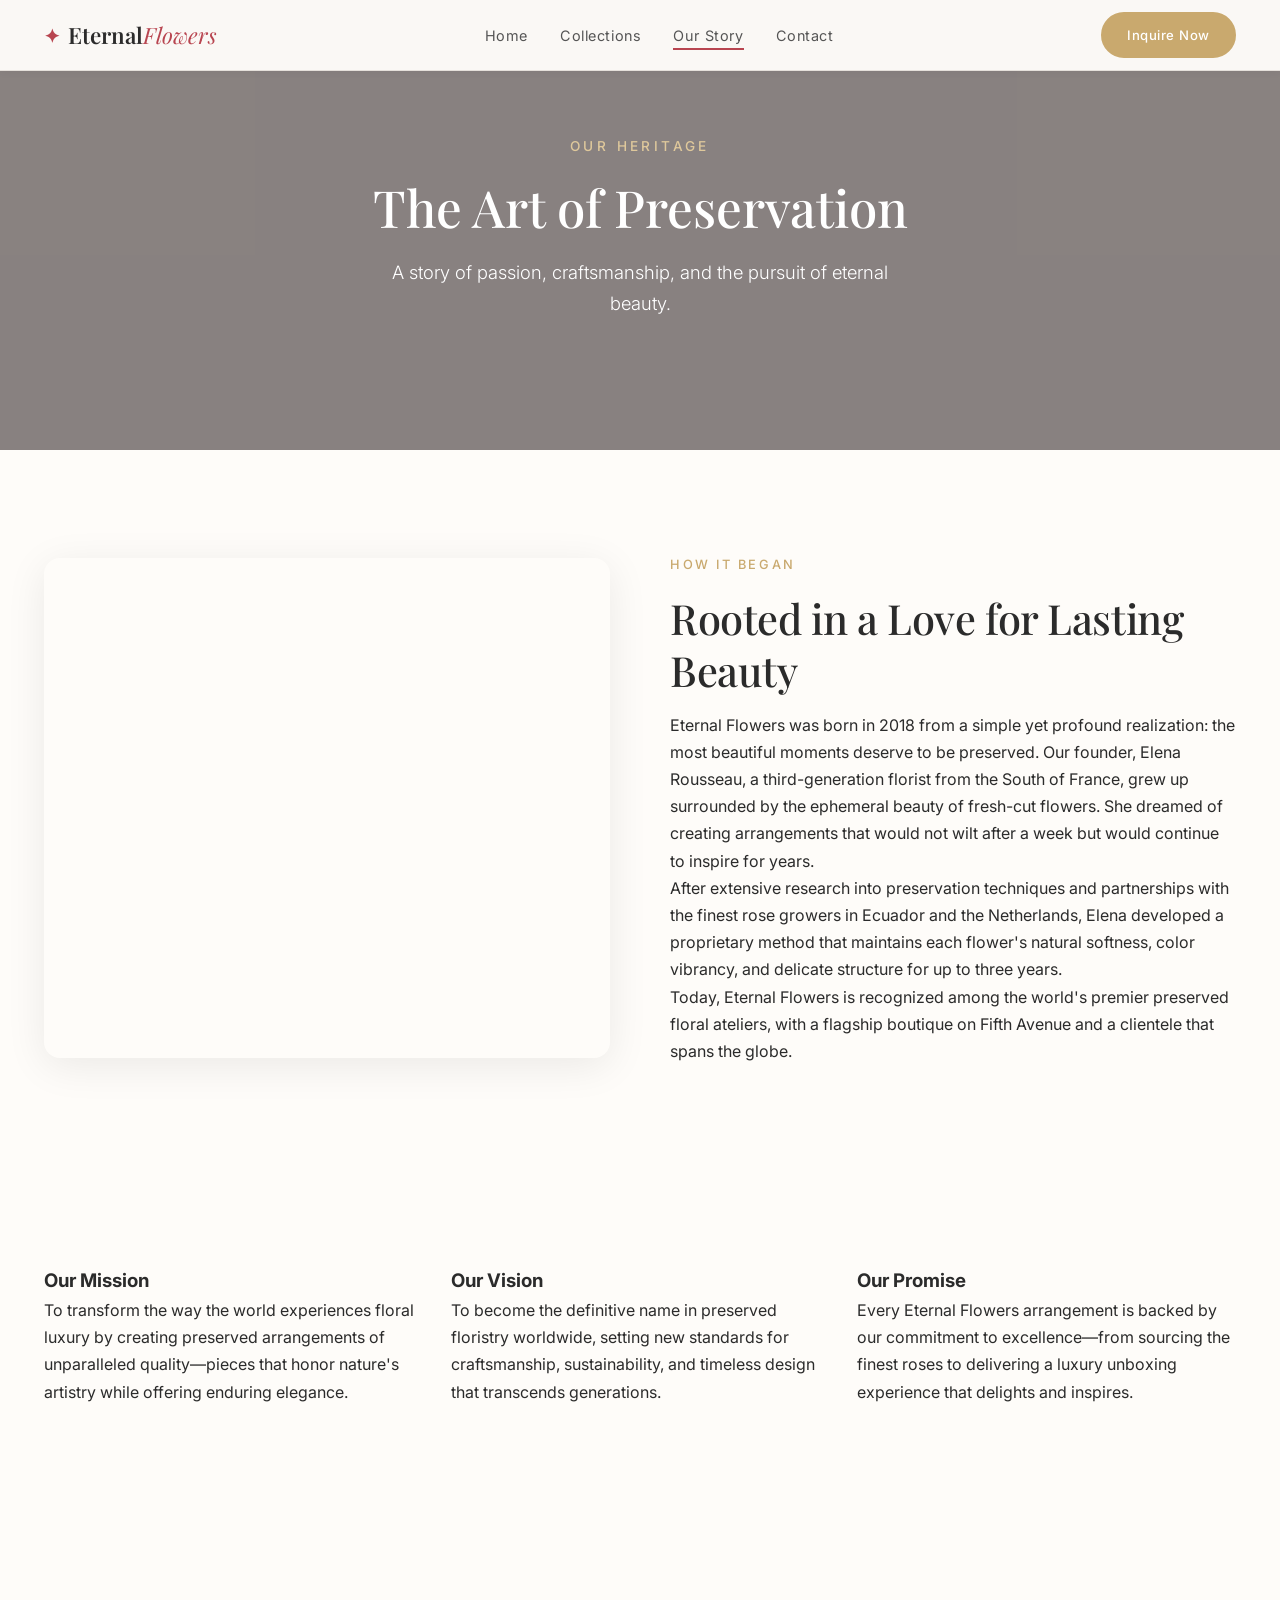
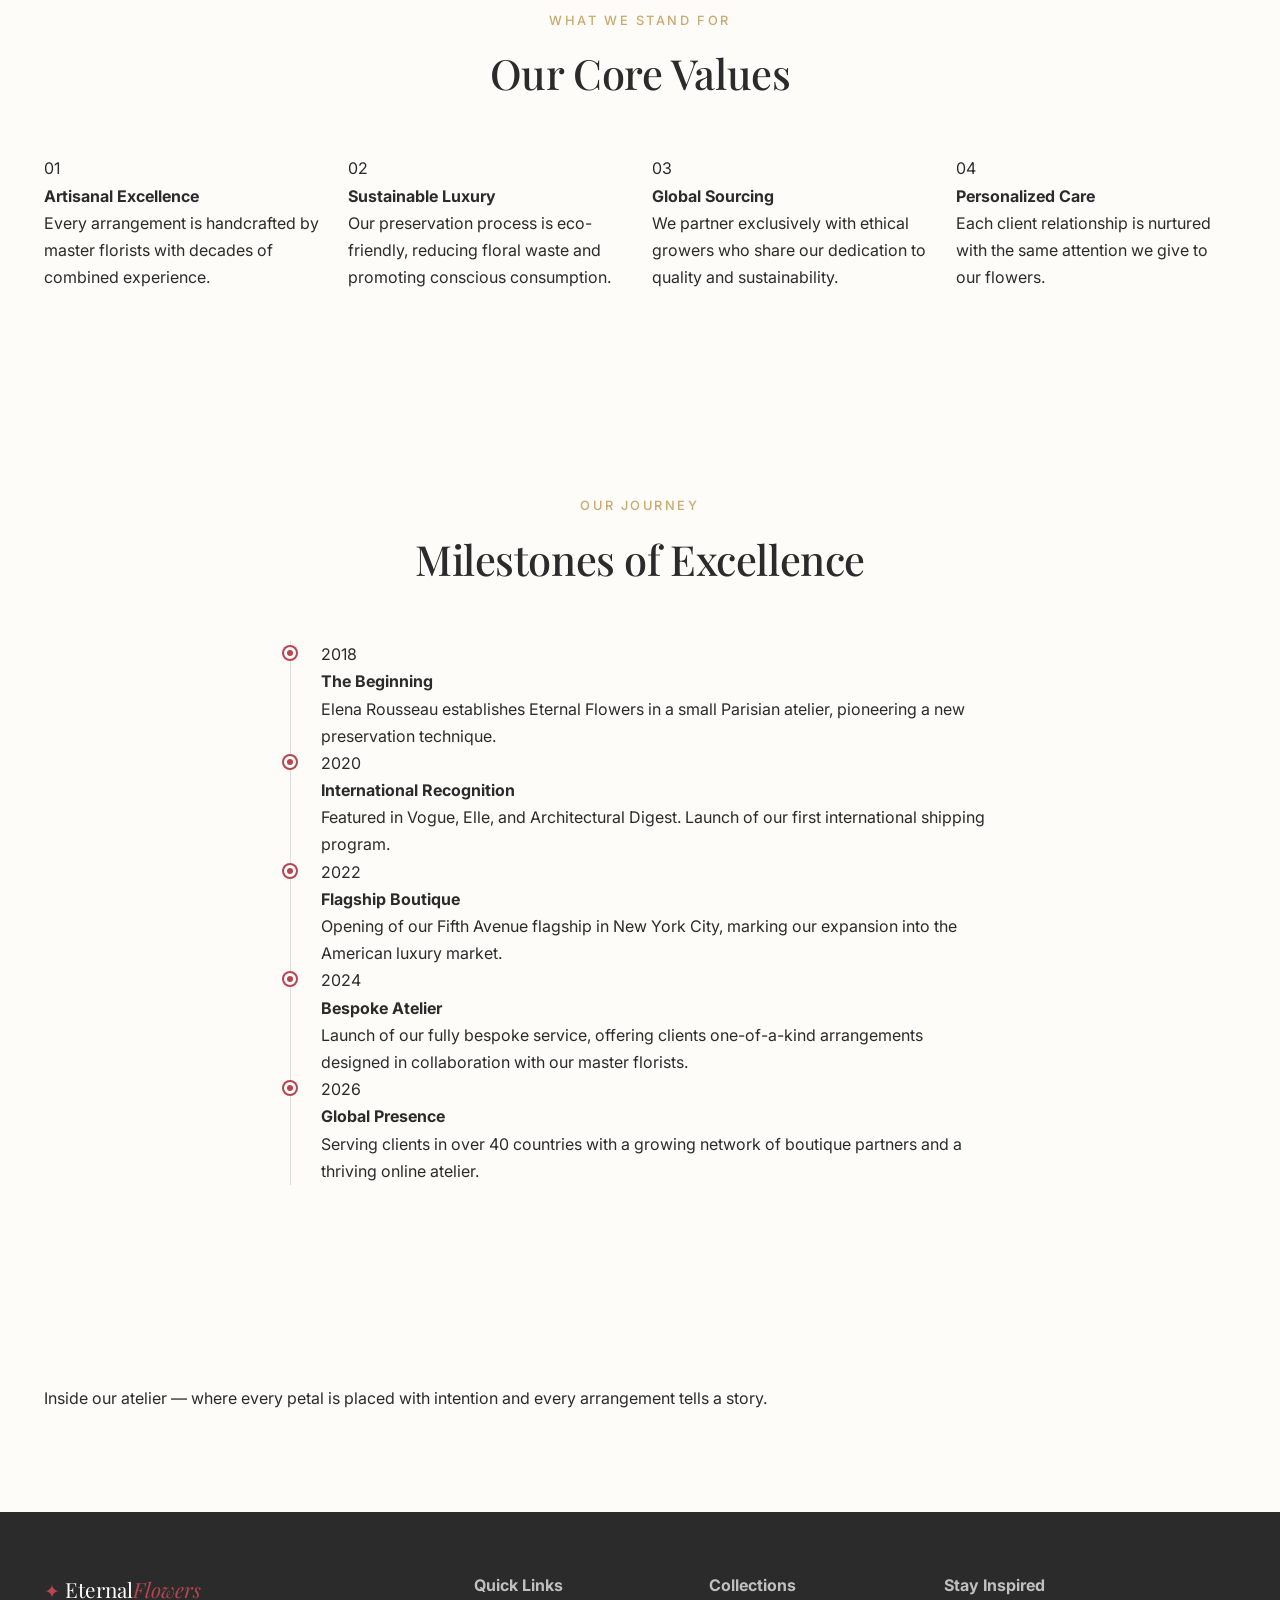
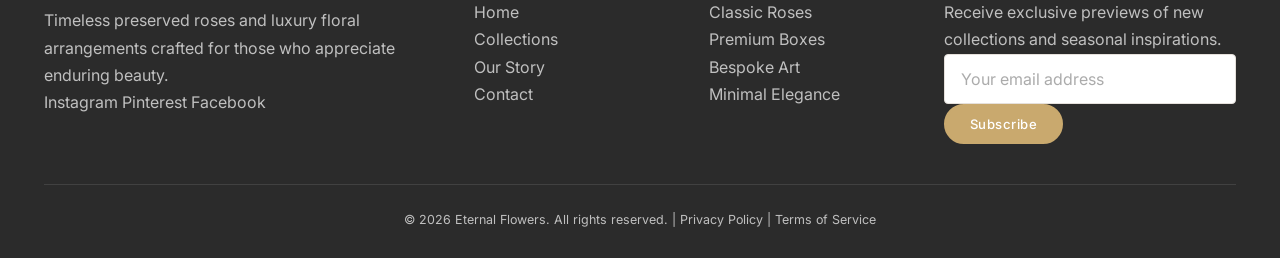
<file: about.html>
<!DOCTYPE html>
<html lang="en">
<head>
    <meta charset="UTF-8">
    <meta name="viewport" content="width=device-width, initial-scale=1.0">
    <meta name="description" content="Discover the story behind Eternal Flowers — our passion for preserved roses, artisanal craftsmanship, and commitment to enduring luxury.">
    <title>Our Story | Eternal Flowers</title>
    <link rel="preconnect" href="https://fonts.googleapis.com">
    <link rel="preconnect" href="https://fonts.gstatic.com" crossorigin>
    <link href="https://fonts.googleapis.com/css2?family=Playfair+Display:ital,wght@0,400;0,500;0,600;0,700;1,400;1,500&family=Cormorant+Garamond:ital,wght@0,300;0,400;0,500;0,600;1,400&family=Inter:wght@300;400;500;600&display=swap" rel="stylesheet">
    <link rel="stylesheet" href="css/style.css">
    <link rel="stylesheet" href="css/animations.css">
    <link rel="stylesheet" href="css/responsive.css">
</head>
<body class="page-about">

    <!-- HEADER -->
    <header class="header header--scrolled" id="header">
        <div class="header__container">
            <a href="index.html" class="header__logo" aria-label="Eternal Flowers Home">
                <span class="logo__icon">✦</span>
                <span class="logo__text">Eternal<span class="logo__accent">Flowers</span></span>
            </a>
            <nav class="nav" id="nav" aria-label="Main navigation">
                <ul class="nav__list">
                    <li class="nav__item"><a href="index.html" class="nav__link">Home</a></li>
                    <li class="nav__item"><a href="products.html" class="nav__link">Collections</a></li>
                    <li class="nav__item"><a href="about.html" class="nav__link nav__link--active">Our Story</a></li>
                    <li class="nav__item"><a href="contact.html" class="nav__link">Contact</a></li>
                </ul>
            </nav>
            <a href="contact.html" class="btn btn--gold btn--sm header__cta">Inquire Now</a>
            <button class="mobile-toggle" id="mobileToggle" aria-label="Toggle mobile menu" aria-expanded="false">
                <span class="mobile-toggle__bar"></span>
                <span class="mobile-toggle__bar"></span>
                <span class="mobile-toggle__bar"></span>
            </button>
        </div>
    </header>

    <main>
        <!-- PAGE HERO -->
        <section class="page-hero page-hero--about">
            <div class="page-hero__overlay"></div>
            <div class="page-hero__bg" role="img" aria-label="Artisan hands crafting a preserved rose arrangement"></div>
            <div class="page-hero__content">
                <span class="hero__pretitle reveal">Our Heritage</span>
                <h1 class="hero__title reveal">The Art of Preservation</h1>
                <p class="hero__subtitle reveal">A story of passion, craftsmanship, and the pursuit of eternal beauty.</p>
            </div>
        </section>

        <!-- COMPANY STORY -->
        <section class="section section--story-full">
            <div class="container">
                <div class="story-full-wrapper">
                    <div class="story-full-image reveal" role="img" aria-label="Our founder in the Eternal Flowers workshop surrounded by preserved roses"></div>
                    <div class="story-full-content reveal">
                        <span class="section__tag">How It Began</span>
                        <h2 class="section__title">Rooted in a Love for Lasting Beauty</h2>
                        <p>Eternal Flowers was born in 2018 from a simple yet profound realization: the most beautiful moments deserve to be preserved. Our founder, Elena Rousseau, a third-generation florist from the South of France, grew up surrounded by the ephemeral beauty of fresh-cut flowers. She dreamed of creating arrangements that would not wilt after a week but would continue to inspire for years.</p>
                        <p>After extensive research into preservation techniques and partnerships with the finest rose growers in Ecuador and the Netherlands, Elena developed a proprietary method that maintains each flower's natural softness, color vibrancy, and delicate structure for up to three years.</p>
                        <p>Today, Eternal Flowers is recognized among the world's premier preserved floral ateliers, with a flagship boutique on Fifth Avenue and a clientele that spans the globe.</p>
                    </div>
                </div>
            </div>
        </section>

        <!-- MISSION & VISION -->
        <section class="section section--mission">
            <div class="container">
                <div class="mission-grid">
                    <div class="mission-card reveal">
                        <h3 class="mission-card__title">Our Mission</h3>
                        <p>To transform the way the world experiences floral luxury by creating preserved arrangements of unparalleled quality—pieces that honor nature's artistry while offering enduring elegance.</p>
                    </div>
                    <div class="mission-card reveal">
                        <h3 class="mission-card__title">Our Vision</h3>
                        <p>To become the definitive name in preserved floristry worldwide, setting new standards for craftsmanship, sustainability, and timeless design that transcends generations.</p>
                    </div>
                    <div class="mission-card reveal">
                        <h3 class="mission-card__title">Our Promise</h3>
                        <p>Every Eternal Flowers arrangement is backed by our commitment to excellence—from sourcing the finest roses to delivering a luxury unboxing experience that delights and inspires.</p>
                    </div>
                </div>
            </div>
        </section>

        <!-- BRAND VALUES -->
        <section class="section section--values">
            <div class="container">
                <div class="section__header reveal">
                    <span class="section__tag">What We Stand For</span>
                    <h2 class="section__title">Our Core Values</h2>
                </div>
                <div class="values-grid">
                    <div class="value-item reveal">
                        <span class="value-number">01</span>
                        <h4>Artisanal Excellence</h4>
                        <p>Every arrangement is handcrafted by master florists with decades of combined experience.</p>
                    </div>
                    <div class="value-item reveal">
                        <span class="value-number">02</span>
                        <h4>Sustainable Luxury</h4>
                        <p>Our preservation process is eco-friendly, reducing floral waste and promoting conscious consumption.</p>
                    </div>
                    <div class="value-item reveal">
                        <span class="value-number">03</span>
                        <h4>Global Sourcing</h4>
                        <p>We partner exclusively with ethical growers who share our dedication to quality and sustainability.</p>
                    </div>
                    <div class="value-item reveal">
                        <span class="value-number">04</span>
                        <h4>Personalized Care</h4>
                        <p>Each client relationship is nurtured with the same attention we give to our flowers.</p>
                    </div>
                </div>
            </div>
        </section>

        <!-- TIMELINE -->
        <section class="section section--timeline">
            <div class="container">
                <div class="section__header reveal">
                    <span class="section__tag">Our Journey</span>
                    <h2 class="section__title">Milestones of Excellence</h2>
                </div>
                <div class="timeline">
                    <div class="timeline-item reveal">
                        <div class="timeline-dot"></div>
                        <div class="timeline-content">
                            <span class="timeline-year">2018</span>
                            <h4>The Beginning</h4>
                            <p>Elena Rousseau establishes Eternal Flowers in a small Parisian atelier, pioneering a new preservation technique.</p>
                        </div>
                    </div>
                    <div class="timeline-item reveal">
                        <div class="timeline-dot"></div>
                        <div class="timeline-content">
                            <span class="timeline-year">2020</span>
                            <h4>International Recognition</h4>
                            <p>Featured in Vogue, Elle, and Architectural Digest. Launch of our first international shipping program.</p>
                        </div>
                    </div>
                    <div class="timeline-item reveal">
                        <div class="timeline-dot"></div>
                        <div class="timeline-content">
                            <span class="timeline-year">2022</span>
                            <h4>Flagship Boutique</h4>
                            <p>Opening of our Fifth Avenue flagship in New York City, marking our expansion into the American luxury market.</p>
                        </div>
                    </div>
                    <div class="timeline-item reveal">
                        <div class="timeline-dot"></div>
                        <div class="timeline-content">
                            <span class="timeline-year">2024</span>
                            <h4>Bespoke Atelier</h4>
                            <p>Launch of our fully bespoke service, offering clients one-of-a-kind arrangements designed in collaboration with our master florists.</p>
                        </div>
                    </div>
                    <div class="timeline-item reveal">
                        <div class="timeline-dot"></div>
                        <div class="timeline-content">
                            <span class="timeline-year">2026</span>
                            <h4>Global Presence</h4>
                            <p>Serving clients in over 40 countries with a growing network of boutique partners and a thriving online atelier.</p>
                        </div>
                    </div>
                </div>
            </div>
        </section>

        <!-- WORKSHOP IMAGE -->
        <section class="section section--workshop reveal">
            <div class="container">
                <div class="workshop-image" role="img" aria-label="Inside the Eternal Flowers workshop with artisans at work"></div>
                <p class="workshop-caption">Inside our atelier — where every petal is placed with intention and every arrangement tells a story.</p>
            </div>
        </section>
    </main>

    <!-- FOOTER -->
    <footer class="footer" id="footer">
        <div class="container">
            <div class="footer__grid">
                <div class="footer__brand">
                    <a href="index.html" class="footer__logo">
                        <span class="logo__icon">✦</span> Eternal<span class="logo__accent">Flowers</span>
                    </a>
                    <p class="footer__desc">Timeless preserved roses and luxury floral arrangements crafted for those who appreciate enduring beauty.</p>
                    <div class="footer__social">
                        <a href="#" class="social-link" aria-label="Instagram">Instagram</a>
                        <a href="#" class="social-link" aria-label="Pinterest">Pinterest</a>
                        <a href="#" class="social-link" aria-label="Facebook">Facebook</a>
                    </div>
                </div>
                <div class="footer__links">
                    <h4 class="footer__heading">Quick Links</h4>
                    <ul>
                        <li><a href="index.html">Home</a></li>
                        <li><a href="products.html">Collections</a></li>
                        <li><a href="about.html">Our Story</a></li>
                        <li><a href="contact.html">Contact</a></li>
                    </ul>
                </div>
                <div class="footer__links">
                    <h4 class="footer__heading">Collections</h4>
                    <ul>
                        <li><a href="products.html?collection=classic">Classic Roses</a></li>
                        <li><a href="products.html?collection=premium">Premium Boxes</a></li>
                        <li><a href="products.html?collection=bespoke">Bespoke Art</a></li>
                        <li><a href="products.html?collection=minimal">Minimal Elegance</a></li>
                    </ul>
                </div>
                <div class="footer__newsletter">
                    <h4 class="footer__heading">Stay Inspired</h4>
                    <p>Receive exclusive previews of new collections and seasonal inspirations.</p>
                    <form class="newsletter-form" id="newsletterForm">
                        <input type="email" placeholder="Your email address" required>
                        <button type="submit" class="btn btn--gold btn--sm">Subscribe</button>
                    </form>
                </div>
            </div>
            <div class="footer__bottom">
                <p>&copy; 2026 Eternal Flowers. All rights reserved. | <a href="#">Privacy Policy</a> | <a href="#">Terms of Service</a></p>
            </div>
        </div>
    </footer>

    <script src="js/products.js"></script>
    <script src="js/search-filter.js"></script>
    <script src="js/script.js"></script>
</body>
</html>
</file>
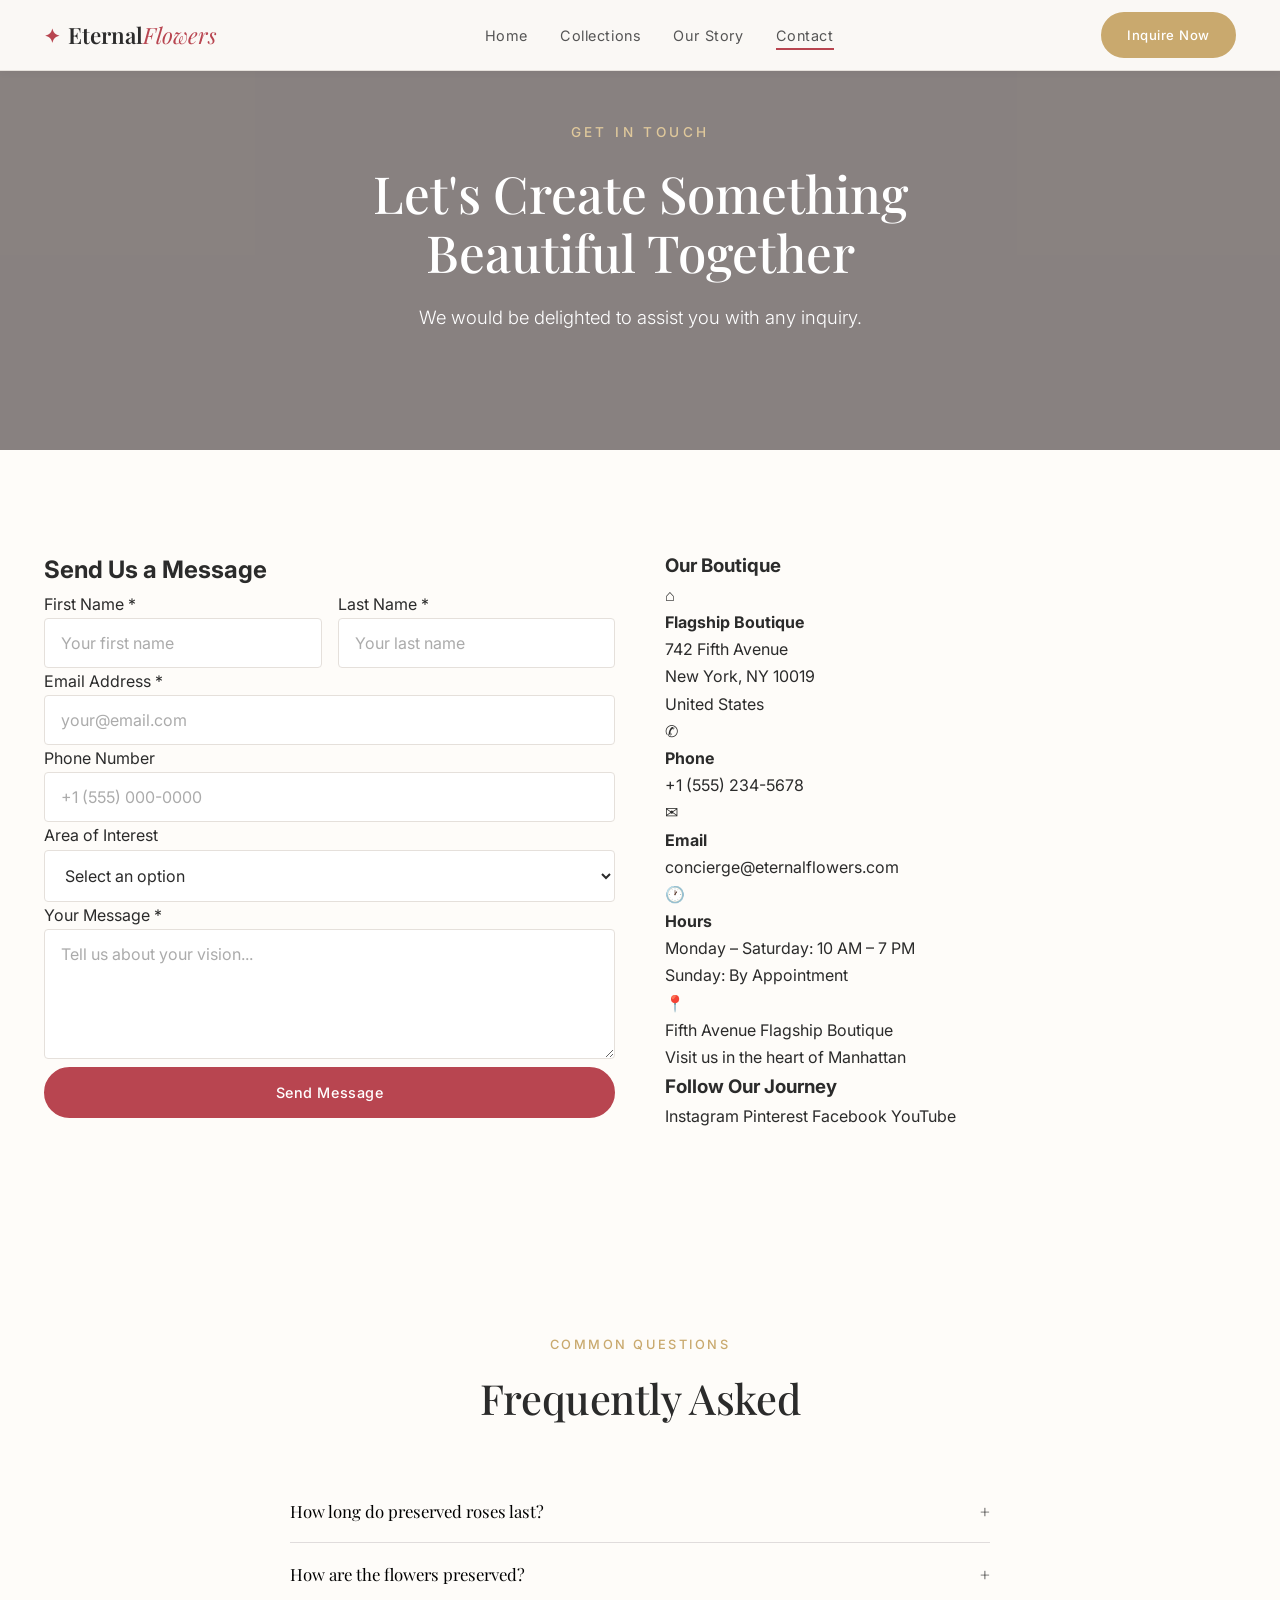
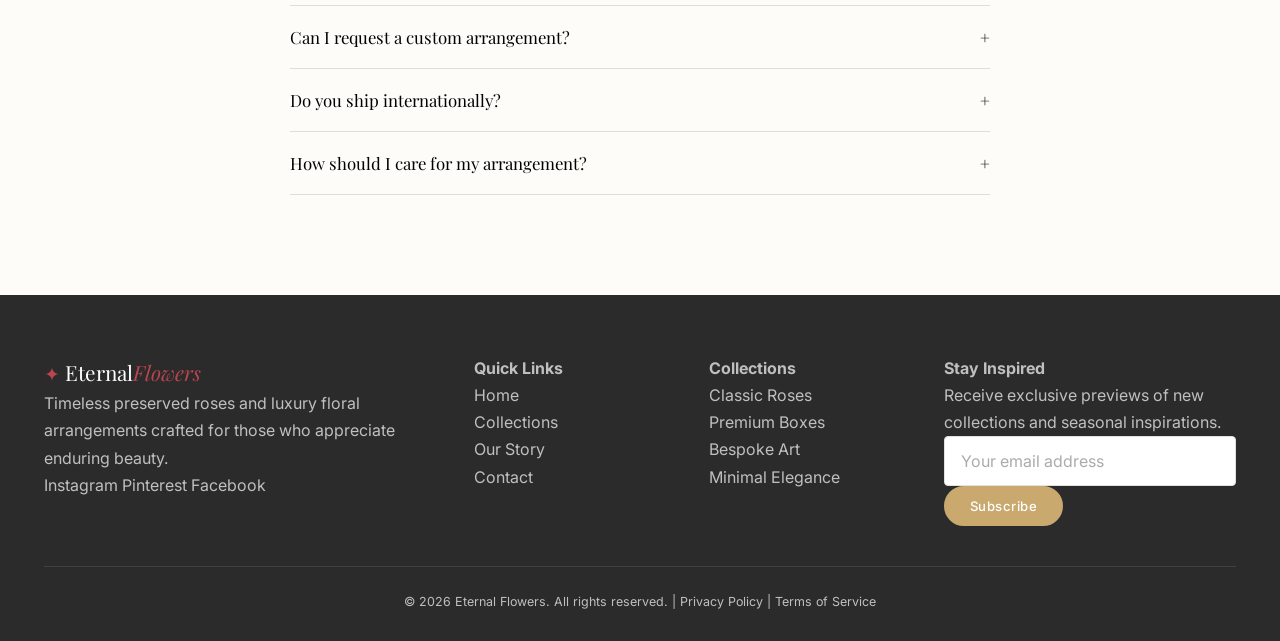
<file: contact.html>
<!DOCTYPE html>
<html lang="en">
<head>
    <meta charset="UTF-8">
    <meta name="viewport" content="width=device-width, initial-scale=1.0">
    <meta name="description" content="Get in touch with Eternal Flowers. Contact us for bespoke arrangements, inquiries, or visit our boutique.">
    <title>Contact | Eternal Flowers</title>
    <link rel="preconnect" href="https://fonts.googleapis.com">
    <link rel="preconnect" href="https://fonts.gstatic.com" crossorigin>
    <link href="https://fonts.googleapis.com/css2?family=Playfair+Display:ital,wght@0,400;0,500;0,600;0,700;1,400;1,500&family=Cormorant+Garamond:ital,wght@0,300;0,400;0,500;0,600;1,400&family=Inter:wght@300;400;500;600&display=swap" rel="stylesheet">
    <link rel="stylesheet" href="css/style.css">
    <link rel="stylesheet" href="css/animations.css">
    <link rel="stylesheet" href="css/responsive.css">
</head>
<body class="page-contact">

    <!-- HEADER -->
    <header class="header header--scrolled" id="header">
        <div class="header__container">
            <a href="index.html" class="header__logo" aria-label="Eternal Flowers Home">
                <span class="logo__icon">✦</span>
                <span class="logo__text">Eternal<span class="logo__accent">Flowers</span></span>
            </a>
            <nav class="nav" id="nav" aria-label="Main navigation">
                <ul class="nav__list">
                    <li class="nav__item"><a href="index.html" class="nav__link">Home</a></li>
                    <li class="nav__item"><a href="products.html" class="nav__link">Collections</a></li>
                    <li class="nav__item"><a href="about.html" class="nav__link">Our Story</a></li>
                    <li class="nav__item"><a href="contact.html" class="nav__link nav__link--active">Contact</a></li>
                </ul>
            </nav>
            <a href="contact.html" class="btn btn--gold btn--sm header__cta">Inquire Now</a>
            <button class="mobile-toggle" id="mobileToggle" aria-label="Toggle mobile menu" aria-expanded="false">
                <span class="mobile-toggle__bar"></span>
                <span class="mobile-toggle__bar"></span>
                <span class="mobile-toggle__bar"></span>
            </button>
        </div>
    </header>

    <main>
        <!-- PAGE HERO -->
        <section class="page-hero page-hero--contact">
            <div class="page-hero__overlay"></div>
            <div class="page-hero__bg" role="img" aria-label="Elegant Eternal Flowers boutique interior"></div>
            <div class="page-hero__content">
                <span class="hero__pretitle reveal">Get in Touch</span>
                <h1 class="hero__title reveal">Let's Create Something<br>Beautiful Together</h1>
                <p class="hero__subtitle reveal">We would be delighted to assist you with any inquiry.</p>
            </div>
        </section>

        <!-- CONTACT SECTION -->
        <section class="section section--contact">
            <div class="container">
                <div class="contact-grid">
                    <div class="contact-form-wrapper reveal">
                        <h2 class="form-title">Send Us a Message</h2>
                        <form class="contact-form" id="contactForm">
                            <div class="form-row">
                                <div class="form-group">
                                    <label for="firstName">First Name *</label>
                                    <input type="text" id="firstName" name="firstName" required placeholder="Your first name">
                                </div>
                                <div class="form-group">
                                    <label for="lastName">Last Name *</label>
                                    <input type="text" id="lastName" name="lastName" required placeholder="Your last name">
                                </div>
                            </div>
                            <div class="form-group">
                                <label for="email">Email Address *</label>
                                <input type="email" id="email" name="email" required placeholder="your@email.com">
                            </div>
                            <div class="form-group">
                                <label for="phone">Phone Number</label>
                                <input type="tel" id="phone" name="phone" placeholder="+1 (555) 000-0000">
                            </div>
                            <div class="form-group">
                                <label for="interest">Area of Interest</label>
                                <select id="interest" name="interest">
                                    <option value="">Select an option</option>
                                    <option value="bespoke">Bespoke Arrangement</option>
                                    <option value="wedding">Wedding & Events</option>
                                    <option value="corporate">Corporate Gifting</option>
                                    <option value="general">General Inquiry</option>
                                    <option value="other">Other</option>
                                </select>
                            </div>
                            <div class="form-group">
                                <label for="message">Your Message *</label>
                                <textarea id="message" name="message" rows="5" required placeholder="Tell us about your vision..."></textarea>
                            </div>
                            <button type="submit" class="btn btn--primary btn--full">Send Message</button>
                        </form>
                        <div class="form-success" id="formSuccess" style="display:none;">
                            <div class="form-success__icon">✓</div>
                            <h3>Thank You</h3>
                            <p>Your message has been received. Our concierge team will respond within 24 hours.</p>
                        </div>
                    </div>

                    <div class="contact-info-wrapper reveal">
                        <div class="contact-info-card">
                            <h3>Our Boutique</h3>
                            <div class="info-item">
                                <span class="info-icon">⌂</span>
                                <div>
                                    <strong>Flagship Boutique</strong>
                                    <p>742 Fifth Avenue<br>New York, NY 10019<br>United States</p>
                                </div>
                            </div>
                            <div class="info-item">
                                <span class="info-icon">✆</span>
                                <div>
                                    <strong>Phone</strong>
                                    <p>+1 (555) 234-5678</p>
                                </div>
                            </div>
                            <div class="info-item">
                                <span class="info-icon">✉</span>
                                <div>
                                    <strong>Email</strong>
                                    <p>concierge@eternalflowers.com</p>
                                </div>
                            </div>
                            <div class="info-item">
                                <span class="info-icon">🕐</span>
                                <div>
                                    <strong>Hours</strong>
                                    <p>Monday – Saturday: 10 AM – 7 PM<br>Sunday: By Appointment</p>
                                </div>
                            </div>
                        </div>

                        <div class="map-placeholder reveal">
                            <div class="map-placeholder__inner">
                                <span class="map-icon">📍</span>
                                <p>Fifth Avenue Flagship Boutique</p>
                                <span class="map-note">Visit us in the heart of Manhattan</span>
                            </div>
                        </div>

                        <div class="social-links-card reveal">
                            <h3>Follow Our Journey</h3>
                            <div class="social-links-row">
                                <a href="#" class="social-btn" aria-label="Instagram">Instagram</a>
                                <a href="#" class="social-btn" aria-label="Pinterest">Pinterest</a>
                                <a href="#" class="social-btn" aria-label="Facebook">Facebook</a>
                                <a href="#" class="social-btn" aria-label="YouTube">YouTube</a>
                            </div>
                        </div>
                    </div>
                </div>
            </div>
        </section>

        <!-- FAQ SECTION -->
        <section class="section section--faq">
            <div class="container">
                <div class="section__header reveal">
                    <span class="section__tag">Common Questions</span>
                    <h2 class="section__title">Frequently Asked</h2>
                </div>
                <div class="faq-list reveal">
                    <div class="faq-item">
                        <button class="faq-question" aria-expanded="false">
                            How long do preserved roses last?
                            <span class="faq-icon">+</span>
                        </button>
                        <div class="faq-answer">
                            <p>Our preserved roses maintain their beauty for up to 3 years with proper care. They require no water, no sunlight, and minimal maintenance—simply keep them away from direct humidity and excessive heat.</p>
                        </div>
                    </div>
                    <div class="faq-item">
                        <button class="faq-question" aria-expanded="false">
                            How are the flowers preserved?
                            <span class="faq-icon">+</span>
                        </button>
                        <div class="faq-answer">
                            <p>We use a proprietary, eco-friendly preservation process. Each rose is harvested at peak bloom and undergoes a treatment that replaces its natural sap with a plant-based preservation solution, maintaining its softness, color, and structure.</p>
                        </div>
                    </div>
                    <div class="faq-item">
                        <button class="faq-question" aria-expanded="false">
                            Can I request a custom arrangement?
                            <span class="faq-icon">+</span>
                        </button>
                        <div class="faq-answer">
                            <p>Absolutely. Our bespoke service allows you to collaborate directly with our master florists to create a one-of-a-kind arrangement tailored to your specific vision, color palette, and occasion.</p>
                        </div>
                    </div>
                    <div class="faq-item">
                        <button class="faq-question" aria-expanded="false">
                            Do you ship internationally?
                            <span class="faq-icon">+</span>
                        </button>
                        <div class="faq-answer">
                            <p>Yes, we ship to over 40 countries worldwide. Each arrangement is carefully packaged in our signature luxury box to ensure it arrives in perfect condition. Shipping times and costs vary by destination.</p>
                        </div>
                    </div>
                    <div class="faq-item">
                        <button class="faq-question" aria-expanded="false">
                            How should I care for my arrangement?
                            <span class="faq-icon">+</span>
                        </button>
                        <div class="faq-answer">
                            <p>Care is minimal: keep the arrangement indoors, away from direct sunlight, excessive humidity, and heat sources. Do not water the flowers. A light dusting with a soft brush occasionally is all that's needed.</p>
                        </div>
                    </div>
                </div>
            </div>
        </section>
    </main>

    <footer class="footer" id="footer">
        <div class="container">
            <div class="footer__grid">
                <div class="footer__brand">
                    <a href="index.html" class="footer__logo">
                        <span class="logo__icon">✦</span> Eternal<span class="logo__accent">Flowers</span>
                    </a>
                    <p class="footer__desc">Timeless preserved roses and luxury floral arrangements crafted for those who appreciate enduring beauty.</p>
                    <div class="footer__social">
                        <a href="#" class="social-link" aria-label="Instagram">Instagram</a>
                        <a href="#" class="social-link" aria-label="Pinterest">Pinterest</a>
                        <a href="#" class="social-link" aria-label="Facebook">Facebook</a>
                    </div>
                </div>
                <div class="footer__links">
                    <h4 class="footer__heading">Quick Links</h4>
                    <ul>
                        <li><a href="index.html">Home</a></li>
                        <li><a href="products.html">Collections</a></li>
                        <li><a href="about.html">Our Story</a></li>
                        <li><a href="contact.html">Contact</a></li>
                    </ul>
                </div>
                <div class="footer__links">
                    <h4 class="footer__heading">Collections</h4>
                    <ul>
                        <li><a href="products.html?collection=classic">Classic Roses</a></li>
                        <li><a href="products.html?collection=premium">Premium Boxes</a></li>
                        <li><a href="products.html?collection=bespoke">Bespoke Art</a></li>
                        <li><a href="products.html?collection=minimal">Minimal Elegance</a></li>
                    </ul>
                </div>
                <div class="footer__newsletter">
                    <h4 class="footer__heading">Stay Inspired</h4>
                    <p>Receive exclusive previews of new collections and seasonal inspirations.</p>
                    <form class="newsletter-form" id="newsletterForm">
                        <input type="email" placeholder="Your email address" required>
                        <button type="submit" class="btn btn--gold btn--sm">Subscribe</button>
                    </form>
                </div>
            </div>
            <div class="footer__bottom">
                <p>&copy; 2026 Eternal Flowers. All rights reserved. | <a href="#">Privacy Policy</a> | <a href="#">Terms of Service</a></p>
            </div>
        </div>
    </footer>

    <script src="js/products.js"></script>
    <script src="js/search-filter.js"></script>
    <script src="js/script.js"></script>
</body>
</html>
</file>
<file: css/style.css>
/* ============================================================
   ETERNAL FLOWERS - Main Stylesheet
   Luxury Preserved Roses & Floral Arrangements
   Core layout, components, header, footer, forms, etc.
   ============================================================ */

:root {
    --color-deep-rose: #B84550;
    --color-deep-rose-dark: #9A3A44;
    --color-soft-pink: #F2D4D8;
    --color-soft-pink-light: #FBE9EC;
    --color-ivory: #FEFCF9;
    --color-ivory-dark: #F5F0E8;
    --color-champagne-gold: #C9A96E;
    --color-champagne-gold-light: #DFC89B;
    --color-warm-beige: #F5F0E8;
    --color-soft-gray: #F0EDED;
    --color-soft-gray-dark: #E0DCDC;
    --color-charcoal: #2B2B2B;
    --color-charcoal-light: #555555;
    --color-muted: #888888;
    --color-white: #FFFFFF;
    --color-black: #1A1A1A;
    --color-border: #E5E0DB;
    --color-overlay: rgba(20, 10, 10, 0.45);
    --font-display: 'Playfair Display', 'Cormorant Garamond', Georgia, serif;
    --font-body: 'Inter', -apple-system, BlinkMacSystemFont, 'Segoe UI', sans-serif;
    --transition-fast: 0.25s cubic-bezier(0.4, 0, 0.2, 1);
    --transition-smooth: 0.4s cubic-bezier(0.4, 0, 0.2, 1);
    --shadow-sm: 0 2px 8px rgba(0,0,0,0.04);
    --shadow-md: 0 4px 20px rgba(0,0,0,0.06);
    --shadow-lg: 0 8px 40px rgba(0,0,0,0.08);
    --radius-sm: 4px;
    --radius-md: 8px;
    --radius-lg: 16px;
    --radius-xl: 24px;
}

*, *::before, *::after { margin:0; padding:0; box-sizing:border-box; }
html { scroll-behavior: smooth; font-size: 16px; -webkit-font-smoothing: antialiased; }
body { font-family: var(--font-body); color: var(--color-charcoal); background-color: var(--color-ivory); line-height: 1.7; overflow-x: hidden; }
a { text-decoration: none; color: inherit; }
ul { list-style: none; }
img { max-width: 100%; height: auto; display: block; }
button { cursor: pointer; font-family: var(--font-body); border: none; background: none; }

input, select, textarea {
    font-family: var(--font-body); font-size: 1rem;
    border: 1px solid var(--color-border); border-radius: var(--radius-sm);
    padding: 14px 16px; width: 100%; background: var(--color-white);
    color: var(--color-charcoal); transition: border-color var(--transition-fast), box-shadow var(--transition-fast);
    outline: none;
}
input:focus, select:focus, textarea:focus {
    border-color: var(--color-champagne-gold);
    box-shadow: 0 0 0 3px rgba(201,169,110,0.12);
}
textarea { resize: vertical; min-height: 120px; }
::placeholder { color: var(--color-muted); opacity: 0.7; }
::selection { background-color: var(--color-deep-rose); color: var(--color-white); }

.container { max-width: 1240px; margin: 0 auto; padding: 0 24px; width: 100%; }

.section { padding: 100px 0; }
.section__header { text-align: center; margin-bottom: 56px; }
.section__tag { display: inline-block; font-size: 0.8rem; font-weight: 500; letter-spacing: 0.2em; text-transform: uppercase; color: var(--color-champagne-gold); margin-bottom: 16px; }
.section__title { font-family: var(--font-display); font-size: 2.6rem; font-weight: 500; color: var(--color-charcoal); line-height: 1.25; margin-bottom: 16px; letter-spacing: -0.01em; }
.section__desc { font-size: 1.05rem; color: var(--color-charcoal-light); max-width: 560px; margin: 0 auto; line-height: 1.7; }
.section__footer { text-align: center; margin-top: 48px; }

/* Buttons */
.btn {
    display: inline-flex; align-items: center; justify-content: center; gap: 8px;
    font-size: 0.9rem; font-weight: 500; letter-spacing: 0.04em;
    padding: 15px 36px; border-radius: 50px;
    transition: all var(--transition-smooth); white-space: nowrap;
}
.btn--primary { background: var(--color-deep-rose); color: white; border: 2px solid var(--color-deep-rose); }
.btn--primary:hover { background: var(--color-deep-rose-dark); border-color: var(--color-deep-rose-dark); transform: translateY(-2px); box-shadow: var(--shadow-lg); }
.btn--gold { background: var(--color-champagne-gold); color: white; border: 2px solid var(--color-champagne-gold); }
.btn--gold:hover { background: transparent; color: var(--color-champagne-gold); transform: translateY(-2px); box-shadow: var(--shadow-md); }
.btn--outline { background: transparent; color: white; border: 2px solid rgba(255,255,255,0.6); }
.btn--outline:hover { background: white; color: var(--color-charcoal); border-color: white; transform: translateY(-2px); }
.btn--text { background: none; color: var(--color-deep-rose); padding: 8px 0; border-radius: 0; border-bottom: 1px solid transparent; font-weight: 500; }
.btn--text:hover { border-bottom-color: var(--color-deep-rose); }
.btn--text .arrow { display: inline-block; transition: transform var(--transition-fast); }
.btn--text:hover .arrow { transform: translateX(4px); }
.btn--sm { padding: 10px 24px; font-size: 0.82rem; }
.btn--full { width: 100%; }

/* Header */
.header {
    position: fixed; top: 0; left: 0; right: 0; z-index: 1000;
    padding: 20px 0; transition: all var(--transition-smooth);
    background-color: transparent;
}
.header--scrolled, .header--sticky {
    background-color: rgba(254,252,249,0.97); backdrop-filter: blur(12px);
    padding: 12px 0; box-shadow: var(--shadow-sm); border-bottom: 1px solid var(--color-border);
}
.header__container { max-width: 1240px; margin: 0 auto; padding: 0 24px; display: flex; align-items: center; justify-content: space-between; gap: 32px; }
.header__logo { display: flex; align-items: center; gap: 8px; font-family: var(--font-display); font-size: 1.4rem; font-weight: 600; color: var(--color-charcoal); z-index: 1001; flex-shrink: 0; }
.logo__icon { color: var(--color-deep-rose); font-size: 1.2rem; }
.logo__accent { color: var(--color-deep-rose); font-weight: 400; font-style: italic; }

.nav__list { display: flex; gap: 32px; align-items: center; }
.nav__link { font-size: 0.9rem; font-weight: 400; letter-spacing: 0.04em; color: rgba(255,255,255,0.85); transition: color var(--transition-fast); position: relative; padding: 4px 0; }
.header--scrolled .nav__link, .header--sticky .nav__link { color: var(--color-charcoal-light); }
.nav__link::after { content: ''; position: absolute; bottom: -2px; left: 0; width: 0; height: 1.5px; background: var(--color-deep-rose); transition: width var(--transition-smooth); }
.nav__link:hover, .nav__link--active { color: var(--color-deep-rose); }
.nav__link:hover::after, .nav__link--active::after { width: 100%; }
.header__cta { flex-shrink: 0; }

.mobile-toggle { display: none; flex-direction: column; gap: 5px; padding: 8px; z-index: 1001; }
.mobile-toggle__bar { display: block; width: 24px; height: 2px; background: var(--color-charcoal); transition: all var(--transition-fast); border-radius: 1px; }
.header:not(.header--scrolled):not(.header--sticky) .mobile-toggle__bar { background-color: white; }

/* Hero */
.hero { position: relative; min-height: 100vh; display: flex; align-items: center; justify-content: center; overflow: hidden; }
.hero__bg { position: absolute; inset: 0; background: url('https://images.unsplash.com/photo-1487530811176-3780de880c2d?auto=format&fit=crop&w=1920&q=80') center/cover no-repeat; animation: heroZoom 20s ease-in-out infinite alternate; z-index: 0; }
.hero__overlay { position: absolute; inset: 0; background: linear-gradient(180deg, rgba(20,8,8,0.55) 0%, rgba(20,8,8,0.35) 40%, rgba(20,8,8,0.5) 100%); z-index: 1; }
.hero__content { position: relative; z-index: 2; text-align: center; max-width: 800px; padding: 0 24px; color: white; }
.hero__pretitle { display: block; font-size: 0.85rem; font-weight: 500; letter-spacing: 0.25em; text-transform: uppercase; margin-bottom: 20px; color: var(--color-champagne-gold-light); }
.hero__title { font-family: var(--font-display); font-size: 4.2rem; font-weight: 500; line-height: 1.15; margin-bottom: 20px; }
.hero__subtitle { font-size: 1.15rem; font-weight: 300; line-height: 1.7; margin-bottom: 36px; opacity: 0.9; max-width: 560px; margin-left: auto; margin-right: auto; }
.hero__actions { display: flex; gap: 16px; justify-content: center; flex-wrap: wrap; }
.hero__scroll-indicator { position: absolute; bottom: 40px; left: 50%; transform: translateX(-50%); z-index: 2; display: flex; flex-direction: column; align-items: center; gap: 8px; color: rgba(255,255,255,0.7); }
.scroll-line { display: block; width: 1px; height: 40px; background: linear-gradient(to bottom, rgba(255,255,255,0.6), rgba(255,255,255,0)); animation: scrollPulse 2s ease-in-out infinite; }
.scroll-text { font-size: 0.7rem; letter-spacing: 0.15em; text-transform: uppercase; }

/* Page hero */
.page-hero { position: relative; min-height: 50vh; display: flex; align-items: center; justify-content: center; overflow: hidden; }
.page-hero__bg { position: absolute; inset: 0; background-size: cover; background-position: center; z-index: 0; }
.page-hero--products .page-hero__bg { background-image: url('https://images.unsplash.com/photo-1518709268805-4e9042af9f23?auto=format&fit=crop&w=1920&q=80'); }
.page-hero--about .page-hero__bg { background-image: url('https://images.unsplash.com/photo-1526047932273-341f2a7631f9?auto=format&fit=crop&w=1920&q=80'); }
.page-hero--contact .page-hero__bg { background-image: url('https://images.unsplash.com/photo-1561181286-d3fee7d55364?auto=format&fit=crop&w=1920&q=80'); }
.page-hero__overlay { position: absolute; inset: 0; background: rgba(20,8,8,0.5); z-index: 1; }
.page-hero__content { position: relative; z-index: 2; text-align: center; max-width: 700px; padding: 100px 24px 60px; color: white; }
.page-hero__content .hero__title { font-size: 3.2rem; }

/* Product cards */
.featured-grid, .products-grid, .related-grid { display: grid; grid-template-columns: repeat(3, 1fr); gap: 28px; }
.product-card {
    background: white; border-radius: var(--radius-lg); overflow: hidden;
    box-shadow: var(--shadow-sm); transition: all var(--transition-smooth);
}
.product-card:hover { transform: translateY(-8px); box-shadow: var(--shadow-xl); }
.product-card__image { height: 320px; overflow: hidden; background: var(--color-soft-gray); }
.product-card__image img { width: 100%; height: 100%; object-fit: cover; transition: transform var(--transition-slow); }
.product-card:hover .product-card__image img { transform: scale(1.06); }
.product-card__badge { position: absolute; top: 16px; left: 16px; background: var(--color-deep-rose); color: white; font-size: 0.7rem; letter-spacing: 0.08em; padding: 6px 14px; border-radius: 50px; text-transform: uppercase; }
.product-card__body { padding: 20px 24px 24px; }
.product-card__name { font-family: var(--font-display); font-size: 1.3rem; font-weight: 600; margin-bottom: 6px; }
.product-card__type { font-size: 0.8rem; color: var(--color-champagne-gold); text-transform: uppercase; letter-spacing: 0.1em; margin-bottom: 8px; }
.product-card__desc { font-size: 0.9rem; color: var(--color-charcoal-light); line-height: 1.6; margin-bottom: 12px; }
.product-card__color-dot { width: 18px; height: 18px; border-radius: 50%; border: 2px solid white; box-shadow: 0 0 0 1px var(--color-border); display: inline-block; margin-right: 6px; }
.product-card__longevity { font-size: 0.78rem; color: var(--color-muted); }
.product-card__footer { display: flex; justify-content: space-between; padding-top: 12px; border-top: 1px solid var(--color-soft-gray); }
.product-card__btn { font-size: 0.82rem; font-weight: 500; color: var(--color-deep-rose); }
.product-card__btn .arrow-icon { transition: transform var(--transition-fast); }
.product-card__btn:hover .arrow-icon { transform: translateX(3px); }

/* Why choose */
.section--why { background-color: var(--color-ivory-dark); }
.why-grid { display: grid; grid-template-columns: repeat(3, 1fr); gap: 32px; }
.why-card { text-align: center; padding: 40px 28px; background: white; border-radius: var(--radius-lg); box-shadow: var(--shadow-sm); }
.why-card:hover { transform: translateY(-6px); box-shadow: var(--shadow-lg); }

/* Story */
.story-wrapper, .story-full-wrapper { display: grid; grid-template-columns: 1fr 1fr; gap: 60px; align-items: center; }
.story-image__inner, .story-full-image { width: 100%; height: 500px; border-radius: var(--radius-lg); background-size: cover; background-position: center; box-shadow: var(--shadow-lg); }
.story-image__inner { background-image: url('https://images.unsplash.com/photo-1563241527-3004b7be0ffd?auto=format&fit=crop&w=800&q=80'); }

/* Gallery */
.section--gallery { padding-left: 0; padding-right: 0; }
.gallery-grid { display: grid; grid-template-columns: repeat(3, 1fr); grid-auto-rows: 280px; gap: 4px; }
.gallery-item { background-size: cover; background-position: center; transition: all var(--transition-smooth); }
.gallery-item:hover { filter: brightness(1.05); transform: scale(1.01); z-index: 1; }
.gallery-item--1 { background-image: url('https://images.unsplash.com/photo-1490750967868-88aa4a7b5b6d?auto=format&fit=crop&w=600&q=80'); grid-row: span 2; }
.gallery-item--2 { background-image: url('https://images.unsplash.com/photo-1510076857177-7470076d4098?auto=format&fit=crop&w=600&q=80'); }
.gallery-item--3 { background-image: url('https://images.unsplash.com/photo-1504196606671-a1c1f4e5e7c2?auto=format&fit=crop&w=600&q=80'); }
.gallery-item--4 { background-image: url('https://images.unsplash.com/photo-1561181286-d3fee7d55364?auto=format&fit=crop&w=600&q=80'); }
.gallery-item--5 { background-image: url('https://images.unsplash.com/photo-1526047932273-341f2a7631f9?auto=format&fit=crop&w=600&q=80'); }
.gallery-item--6 { background-image: url('https://images.unsplash.com/photo-1518709268805-4e9042af9f23?auto=format&fit=crop&w=600&q=80'); grid-row: span 2; }

/* Testimonials */
.section--testimonials { background-color: var(--color-ivory-dark); }
.testimonials-slider { max-width: 700px; margin: 0 auto; }
.testimonial-card { text-align: center; padding: 20px; display: none; }
.testimonial-card--active { display: block; }
.testimonial-card__stars { font-size: 1.2rem; color: var(--color-champagne-gold); margin-bottom: 20px; }
.testimonial-card__quote { font-family: var(--font-display); font-size: 1.3rem; font-style: italic; line-height: 1.7; margin-bottom: 24px; }
.testimonial-dots { display: flex; justify-content: center; gap: 10px; margin-top: 28px; }
.dot { width: 10px; height: 10px; border-radius: 50%; background: var(--color-soft-gray-dark); cursor: pointer; }
.dot--active { background: var(--color-deep-rose); transform: scale(1.3); }

/* Contact preview */
.contact-preview-wrapper { display: grid; grid-template-columns: 1fr 1fr; gap: 50px; background: white; border-radius: var(--radius-xl); padding: 56px 48px; box-shadow: var(--shadow-md); }

/* Filters */
.section--filters { padding-bottom: 0; }
.filters-bar { display: flex; flex-wrap: wrap; gap: 12px; background: white; padding: 20px 24px; border-radius: var(--radius-lg); box-shadow: var(--shadow-sm); }
.search-box { position: relative; flex: 1; min-width: 200px; }
.search-input { padding-left: 40px; border-radius: 50px; background: var(--color-ivory-dark); }
.search-icon { position: absolute; left: 16px; top: 50%; transform: translateY(-50%); }
.filter-group { display: flex; gap: 10px; flex-wrap: wrap; }
.filter-select { padding: 10px 14px; border-radius: 50px; font-size: 0.82rem; background: var(--color-ivory-dark); cursor: pointer; }

/* Product detail */
.product-detail-main { display: grid; grid-template-columns: 1fr 1fr; gap: 50px; }
.gallery-main { width: 100%; height: 450px; border-radius: var(--radius-lg); overflow: hidden; background: var(--color-soft-gray); }
.gallery-main img { width: 100%; height: 100%; object-fit: cover; }
.gallery-thumbs { display: flex; gap: 10px; margin-top: 16px; }
.gallery-thumb { width: 70px; height: 70px; border-radius: var(--radius-md); overflow: hidden; cursor: pointer; border: 2px solid transparent; opacity: 0.7; }
.gallery-thumb--active { border-color: var(--color-deep-rose); opacity: 1; }
.product-info__name { font-family: var(--font-display); font-size: 2.4rem; font-weight: 600; margin-bottom: 8px; }
.product-info__meta-grid { display: grid; grid-template-columns: 1fr 1fr; gap: 16px; margin: 24px 0; padding: 20px; background: var(--color-ivory-dark); border-radius: var(--radius-md); }
.care-instructions { background: var(--color-soft-pink-light); padding: 20px 24px; border-radius: var(--radius-md); margin-bottom: 24px; }

/* About */
.mission-grid { display: grid; grid-template-columns: repeat(3, 1fr); gap: 28px; }
.values-grid { display: grid; grid-template-columns: repeat(4, 1fr); gap: 24px; }
.timeline { position: relative; padding-left: 30px; border-left: 1px solid var(--color-soft-gray-dark); max-width: 700px; margin: 0 auto; }
.timeline-dot { position: absolute; left: -37px; top: 6px; width: 12px; height: 12px; background: var(--color-deep-rose); border-radius: 50%; border: 3px solid white; box-shadow: 0 0 0 2px var(--color-deep-rose); }

/* Contact */
.contact-grid { display: grid; grid-template-columns: 1fr 1fr; gap: 50px; }
.form-row { display: grid; grid-template-columns: 1fr 1fr; gap: 16px; }
.faq-list { max-width: 700px; margin: 0 auto; }
.faq-question { width: 100%; text-align: left; padding: 20px 0; font-family: var(--font-display); font-size: 1.05rem; border-bottom: 1px solid var(--color-soft-gray-dark); display: flex; justify-content: space-between; }
.faq-answer { max-height: 0; overflow: hidden; transition: max-height var(--transition-smooth); }
.faq-item--open .faq-answer { max-height: 300px; padding-bottom: 20px; }

/* Footer */
.footer { background: var(--color-charcoal); color: rgba(255,255,255,0.7); padding: 60px 0 28px; }
.footer__grid { display: grid; grid-template-columns: 2fr 1fr 1fr 1.5fr; gap: 40px; margin-bottom: 40px; }
.footer__logo { font-family: var(--font-display); font-size: 1.3rem; color: white; }
.footer__bottom { border-top: 1px solid rgba(255,255,255,0.1); padding-top: 24px; text-align: center; font-size: 0.78rem; }
</file>
<file: css/animations.css>
/* ============================================================
   ANIMATIONS
   ============================================================ */

@keyframes heroZoom {
    from { transform: scale(1); }
    to { transform: scale(1.08); }
}

@keyframes scrollPulse {
    0%, 100% { opacity: 0.3; }
    50% { opacity: 1; }
}

@keyframes fadeSlideIn {
    from { opacity: 0; transform: translateY(20px); }
    to { opacity: 1; transform: translateY(0); }
}

/* Scroll reveal base (used with JS) */
.reveal {
    opacity: 0;
    transform: translateY(30px);
    transition: opacity 0.8s cubic-bezier(0.4, 0, 0.2, 1),
                transform 0.8s cubic-bezier(0.4, 0, 0.2, 1);
}
.reveal--visible {
    opacity: 1;
    transform: translateY(0);
}

/* Smooth transitions for all interactive elements */
.product-card,
.why-card,
.mission-card,
.gallery-item,
.btn {
    transition: all var(--transition-smooth);
}

/* Hover lifts */
.product-card:hover,
.why-card:hover,
.mission-card:hover {
    transform: translateY(-8px);
    box-shadow: var(--shadow-xl);
}
</file>
<file: css/responsive.css>
/* ============================================================
   RESPONSIVE DESIGN
   ============================================================ */

@media (max-width: 1024px) {
    :root { --section-padding: 70px; }
    .hero__title { font-size: 3rem; }
    .page-hero__content .hero__title { font-size: 2.4rem; }
    .featured-grid, .products-grid, .related-grid { grid-template-columns: repeat(2, 1fr); }
    .why-grid { grid-template-columns: repeat(2, 1fr); }
    .story-wrapper, .story-full-wrapper { grid-template-columns: 1fr; gap: 32px; }
    .story-image__inner, .story-full-image { height: 350px; }
    .gallery-grid { grid-template-columns: repeat(2, 1fr); grid-auto-rows: 220px; }
    .gallery-item--1, .gallery-item--6 { grid-row: span 1; }
    .contact-preview-wrapper { grid-template-columns: 1fr; padding: 36px 24px; }
    .contact-grid { grid-template-columns: 1fr; }
    .product-detail-main { grid-template-columns: 1fr; gap: 32px; }
    .gallery-main { height: 350px; }
    .mission-grid { grid-template-columns: repeat(2, 1fr); }
    .values-grid { grid-template-columns: repeat(2, 1fr); }
    .footer__grid { grid-template-columns: 1fr 1fr; }
}

@media (max-width: 768px) {
    :root { --section-padding: 50px; }
    .header__cta { display: none; }
    .nav { position: fixed; top: 0; right: -100%; width: 280px; height: 100vh; background: white; padding: 100px 32px 40px; transition: right var(--transition-smooth); box-shadow: var(--shadow-xl); z-index: 999; }
    .nav--open { right: 0; }
    .nav__list { flex-direction: column; gap: 20px; }
    .nav__link { color: var(--color-charcoal) !important; font-size: 1.1rem; }
    .mobile-toggle { display: flex; }
    .hero__title { font-size: 2.4rem; }
    .hero__actions { flex-direction: column; align-items: center; }
    .section__title { font-size: 2rem; }
    .featured-grid, .products-grid, .related-grid { grid-template-columns: 1fr; max-width: 420px; margin: 0 auto; }
    .why-grid { grid-template-columns: 1fr; }
    .story-image__inner, .story-full-image { height: 280px; }
    .gallery-grid { grid-template-columns: 1fr 1fr; grid-auto-rows: 180px; }
    .filters-bar { flex-direction: column; }
    .search-box { max-width: 100%; }
    .filter-group { flex-direction: column; }
    .filter-select { width: 100%; }
    .mission-grid { grid-template-columns: 1fr; }
    .values-grid { grid-template-columns: 1fr; }
    .form-row { grid-template-columns: 1fr; }
    .footer__grid { grid-template-columns: 1fr; gap: 28px; }
}

@media (max-width: 480px) {
    .hero__title { font-size: 1.9rem; }
    .product-card__image { height: 240px; }
    .gallery-grid { grid-template-columns: 1fr; grid-auto-rows: 200px; }
    .gallery-main { height: 240px; }
    .gallery-thumb { width: 50px; height: 50px; }
}
</file>
